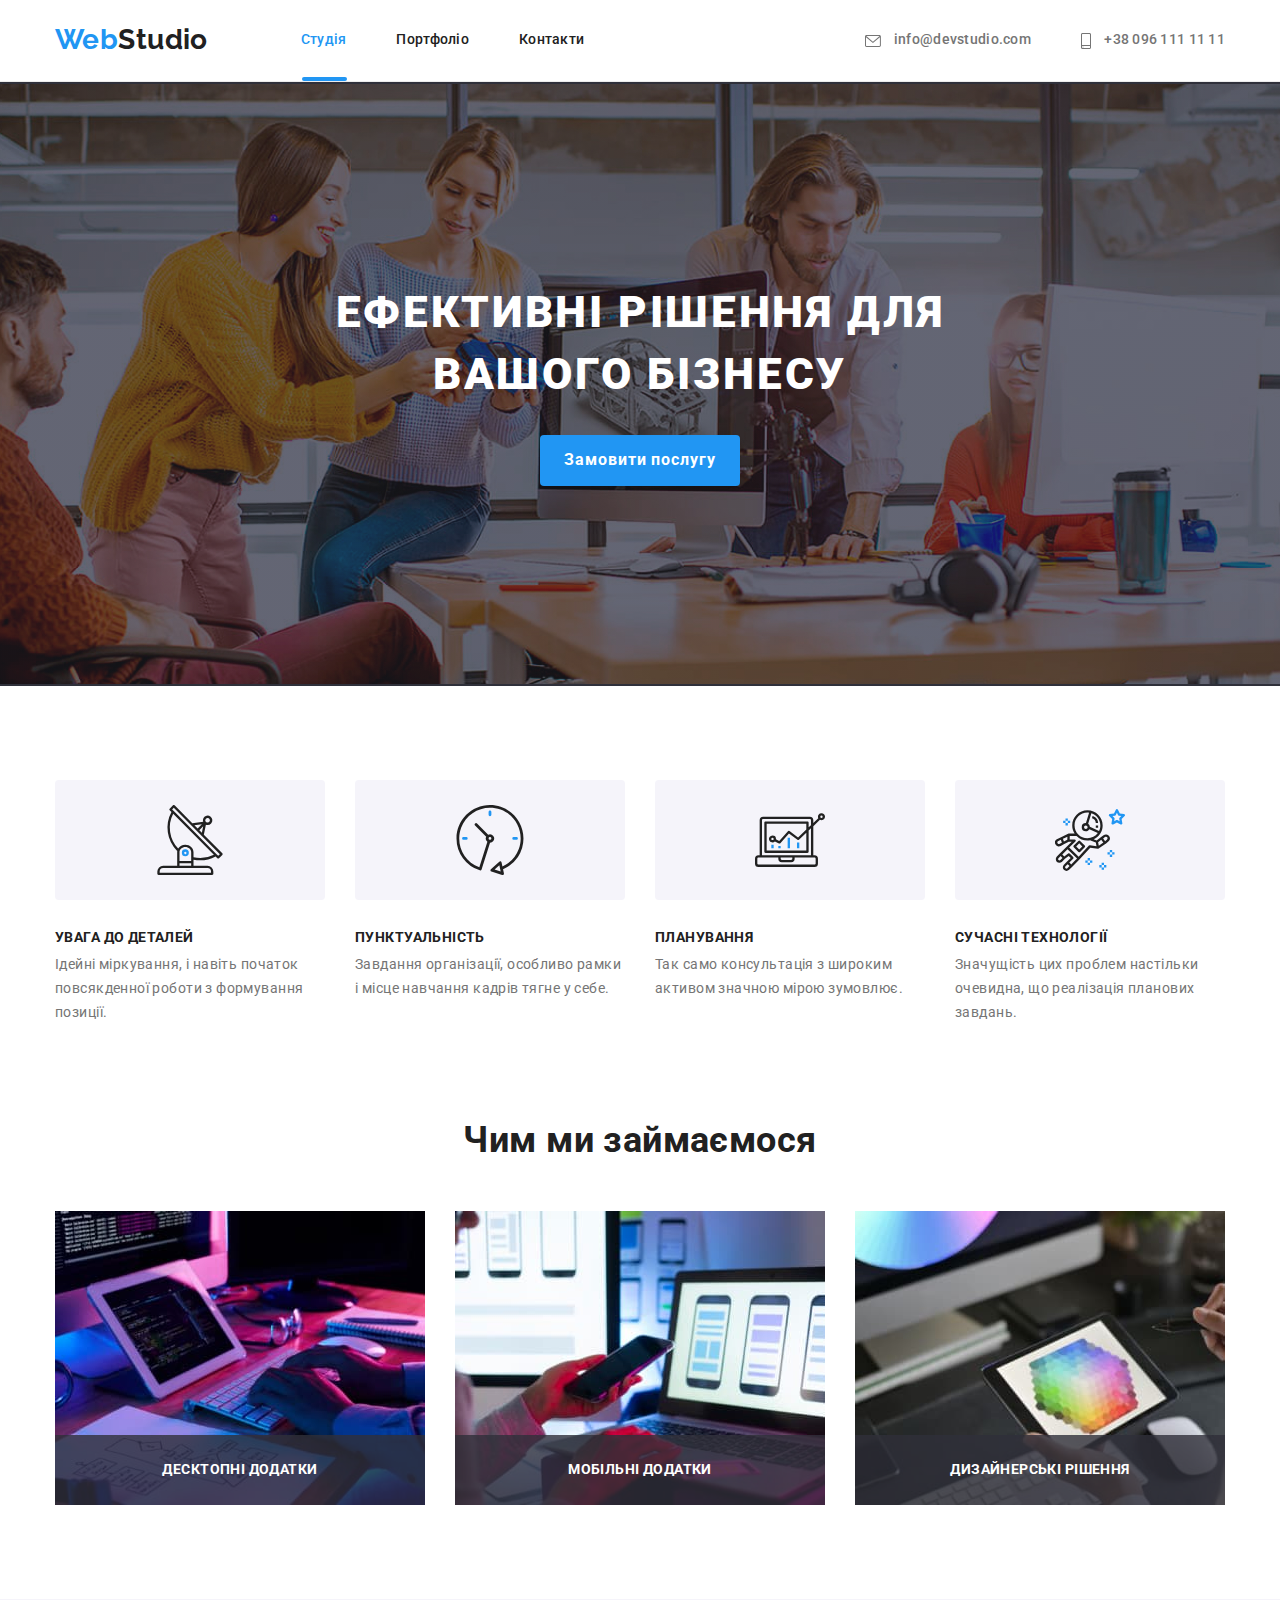
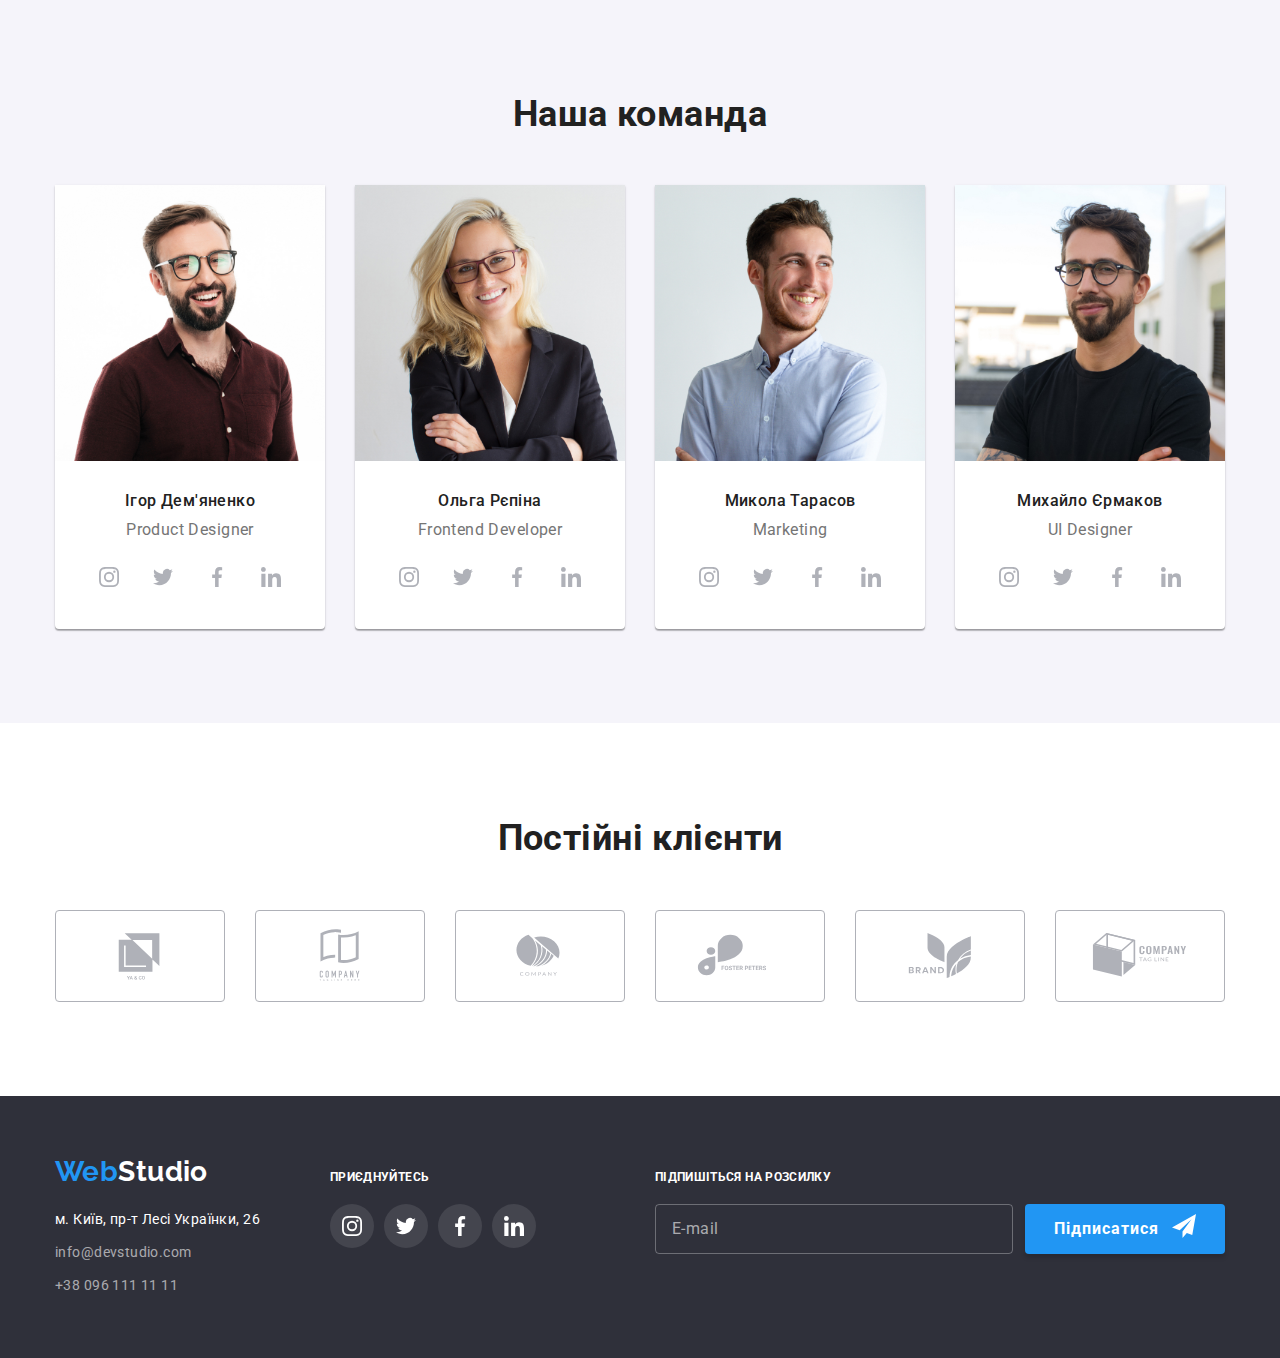
<file: index.html>
<!DOCTYPE html>
<html lang="uk">
  <head>
    <meta charset="UTF-8" />
    <meta name="viewport" content="width=device-width, initial-scale=1.0" />
    <title>home_work_#8 &#127801;</title>
    <link rel="preconnect" href="https://fonts.googleapis.com" />
    <link rel="preconnect" href="https://fonts.gstatic.com" crossorigin />
    <link
      href="https://fonts.googleapis.com/css2?family=Open+Sans&family=Raleway:wght@700&family=Roboto:wght@400;500;700;900&display=swap"
      rel="stylesheet"
    />
    <link
      rel="stylesheet"
      href="https://cdnjs.cloudflare.com/ajax/libs/modern-normalize/1.0.0/modern-normalize.min.css"
    />
    <link
      rel="stylesheet"
      href="https://cdnjs.cloudflare.com/ajax/libs/animate.css/4.1.1/animate.min.css"
    />
    <link rel="stylesheet" href="./css/main.min.css" />
  </head>

  <body>
    <header class="page-header">
      <div class="container header">
        <a class="logo" href="" target="_blank" rel="noopener"
          >Web<span>Studio</span></a
        >
        <nav class="navigation">
          <ul class="site-nav list">
            <li class="item">
              <a href="./index.html" class="nav-link current">Студія</a>
            </li>
            <li class="item">
              <a href="./portfolio.html" class="nav-link">Портфоліо</a>
            </li>
            <li class="item"><a href="#" class="nav-link">Контакти</a></li>
          </ul>
        </nav>
        <div class="contacts header">
          <a class="contacts-link" href="mailto:info@devstudio.com">
            <svg width="16" height="12" class="mail icon">
              <use href="./images/sprite.svg#icon-mail"></use>
            </svg>
            info@devstudio.com</a
          >
          <a class="contacts-link" href="tel:+380961111111">
            <svg width="10" height="16" class="smartphone icon">
              <use href="./images/sprite.svg#icon-smartphone"></use>
            </svg>
            +38 096 111 11 11
          </a>
        </div>
        <button type="button" class="menu-open" data-menu-open>
          <svg
            width="40"
            height="40"
            aria-label="перемикач меню"
            class="menu-icon"
          >
            <use class="icon-menu" href="./images/sprite.svg#icon-menu"></use>
          </svg>
        </button>
      </div>
      <div class="mob-menu is-hidden" data-menu>
        <button type="button" class="menu-close" data-menu-close>
          <svg
            width="40"
            height="40"
            aria-label="перемикач меню"
            class="menu-icon"
          >
            <use
              class="icon-close-menu"
              href="./images/sprite.svg#icon-close-m"
            ></use>
          </svg>
        </button>
        <nav class="nav-mob">
          <ul class="nav-list">
            <li class="nav-list__item">
              <a href="./index.html" class="nav-list__link">Студія</a>
            </li>
            <li class="nav-list__item">
              <a href="./portfolio.html" class="nav-list__link">Портфоліо</a>
            </li>
            <li class="nav-list__item">
              <a href="#" class="nav-list__link">Контакти</a>
            </li>
          </ul>
        </nav>
        <div class="container-mob">
          <div class="contacts-mob">
            <a class="contacts-mob__link tel" href="tel:+380961111111">
              +38 096 111 11 11
            </a>
            <a class="contacts-mob__link" href="mailto:info@devstudio.com">
              info@devstudio.com</a
            >
          </div>
          <div class="social-net-menu">
            <ul class="social-net-menu__list">
              <li class="social-net-menu__link">
                <a class="social-net-menu__item" href="#"> Instagram </a>
              </li>
              <li class="social-net-menu__link">
                <a class="social-net-menu__item" href="#"> Twitter </a>
              </li>
              <li class="social-net-menu__link">
                <a class="social-net-menu__item" href="#"> Facebook </a>
              </li>
              <li class="social-net-menu__link">
                <a class="social-net-menu__item" href="#"> LinkedIn </a>
              </li>
            </ul>
          </div>
        </div>
      </div>
    </header>
    <main>
      <section class="hero">
        <div class="hero__container container">
          <h1 class="hero__title">Ефективні рішення для вашого бізнесу</h1>
          <button class="hero__btn btn" type="button" data-modal-open>
            Замовити послугу
          </button>
        </div>
      </section>

      <section class="feature section">
        <div class="container">
          <h2 class="section-title visually-hidden">Переваги</h2>
          <ul class="feature__list gap-list">
            <li class="feature__item icon-antenna">
              <h3 class="feature__title">УВАГА ДО ДЕТАЛЕЙ</h3>
              <p class="feature__text">
                Ідейні міркування, і навіть початок повсякденної роботи з
                формування позиції.
              </p>
            </li>
            <li class="feature__item icon-clock">
              <h3 class="feature__title">ПУНКТУАЛЬНІСТЬ</h3>
              <p class="feature__text">
                Завдання організації, особливо рамки і місце навчання кадрів
                тягне у себе.
              </p>
            </li>
            <li class="feature__item icon-diagram">
              <h3 class="feature__title">ПЛАНУВАННЯ</h3>
              <p class="feature__text">
                Так само консультація з широким активом значною мірою зумовлює.
              </p>
            </li>
            <li class="feature__item icon-astronaut">
              <h3 class="feature__title">СУЧАСНІ ТЕХНОЛОГІЇ</h3>
              <p class="feature__text">
                Значущість цих проблем настільки очевидна, що реалізація
                планових завдань.
              </p>
            </li>
          </ul>
        </div>
      </section>
      <section class="work section">
        <div class="container">
          <h2 class="work__title section-title">Чим ми займаємося</h2>
          <ul class="work__list gap-list">
            <li class="work__item">
              <img
                srcset="
                  ./images/cont/work-1.jpg    1x,
                  ./images/cont/work-1-2x.jpg 2x
                "
                src="./images/cont/work-1.jpg"
                alt="комп'ютер"
              />
              <div class="work__text-position">
                <p>Десктопні додатки</p>
              </div>
            </li>
            <li class="work__item">
              <img
                srcset="
                  ./images/cont/work-2.jpg    1x,
                  ./images/cont/work-2-2x.jpg 2x
                "
                src="./images/cont/work-2.jpg"
                alt="комп'ютер"
              />
              <div class="work__text-position">
                <p>Мобільні додатки</p>
              </div>
            </li>
            <li class="work__item">
              <img
                srcset="
                  ./images/cont/work-3.jpg    1x,
                  ./images/cont/work-3-2x.jpg 2x
                "
                src="./images/cont/work-3.jpg"
                alt="комп'ютер"
              />
              <div class="work__text-position">
                <p>Дизайнерські рішення</p>
              </div>
            </li>
          </ul>
        </div>
      </section>
      <section class="team section">
        <div class="container">
          <h2 class="section-title">Наша команда</h2>
          <ul class="team__list gap-list">
            <li class="team__item">
              <img
                srcset="
                  ./images/cont/team-1-mob.jpg     450w,
                  ./images/cont/team-1-mob-2x.jpg  900w,
                  ./images/cont/team-1-tab.jpg     354w,
                  ./images/cont/team-1-tab-2x.jpg  708w,
                  ./images/cont/team-1-desk.jpg    270w,
                  ./images/cont/team-1-desk-2x.jpg 540w
                "
                src="./images/cont/team-1-mob.jpg "
                alt="photo"
              />
              <div class="team__text">
                <h3 class="team__name">Ігор Дем'яненко</h3>
                <p class="team__profession">Product Designer</p>
              </div>
              <div class="social-networks team__social">
                <ul class="social-networks-list">
                  <li class="social-networks link">
                    <a class="social-networks-item" href="#">
                      <svg width="20" height="20" class="social-icon icon-net">
                        <use href="./images/sprite.svg#icon-instagram"></use>
                      </svg>
                    </a>
                  </li>
                  <li class="social-networks link">
                    <a class="social-networks-item" href="#">
                      <svg width="20" height="20" class="social-icon icon-net">
                        <use href="./images/sprite.svg#icon-twitter"></use>
                      </svg>
                    </a>
                  </li>
                  <li class="social-networks link">
                    <a class="social-networks-item" href="#">
                      <svg width="20" height="20" class="social-icon icon-net">
                        <use href="./images/sprite.svg#icon-facebook"></use>
                      </svg>
                    </a>
                  </li>
                  <li class="social-networks link">
                    <a class="social-networks-item" href="#">
                      <svg width="20" height="20" class="social-icon icon-net">
                        <use href="./images/sprite.svg#icon-linkedin"></use>
                      </svg>
                    </a>
                  </li>
                </ul>
              </div>
            </li>
            <li class="team__item">
              <img
                srcset="
                  ./images/cont/team-2-mob.jpg     450w,
                  ./images/cont/team-2-mob-2x.jpg  900w,
                  ./images/cont/team-2-tab.jpg     354w,
                  ./images/cont/team-2-tab-2x.jpg  708w,
                  ./images/cont/team-2-desk.jpg    270w,
                  ./images/cont/team-2-desk-2x.jpg 540w
                "
                src="./images/cont/team-2-mob.jpg "
                alt="photo"
              />
              <div class="team__text">
                <h3 class="team__name">Ольга Рєпіна</h3>
                <p class="team__profession">Frontend Developer</p>
              </div>
              <div class="social-networks team__social">
                <ul class="social-networks-list">
                  <li class="social-networks link">
                    <a class="social-networks-item" href="#">
                      <svg width="20" height="20" class="social-icon icon-net">
                        <use href="./images/sprite.svg#icon-instagram"></use>
                      </svg>
                    </a>
                  </li>
                  <li class="social-networks link">
                    <a class="social-networks-item" href="#">
                      <svg width="20" height="20" class="social-icon icon-net">
                        <use href="./images/sprite.svg#icon-twitter"></use>
                      </svg>
                    </a>
                  </li>
                  <li class="social-networks link">
                    <a class="social-networks-item" href="#">
                      <svg width="20" height="20" class="social-icon icon-net">
                        <use href="./images/sprite.svg#icon-facebook"></use>
                      </svg>
                    </a>
                  </li>
                  <li class="social-networks link">
                    <a class="social-networks-item" href="#">
                      <svg width="20" height="20" class="social-icon icon-net">
                        <use href="./images/sprite.svg#icon-linkedin"></use>
                      </svg>
                    </a>
                  </li>
                </ul>
              </div>
            </li>
            <li class="team__item">
              <img
                srcset="
                  ./images/cont/team-3-mob.jpg     450w,
                  ./images/cont/team-3-mob-2x.jpg  900w,
                  ./images/cont/team-3-tab.jpg     354w,
                  ./images/cont/team-3-tab-2x.jpg  708w,
                  ./images/cont/team-3-desk.jpg    270w,
                  ./images/cont/team-3-desk-2x.jpg 540w
                "
                src="./images/cont/team-3-mob.jpg "
                alt="photo"
              />
              <div class="team__text">
                <h3 class="team__name">Микола Тарасов</h3>
                <p class="team__profession">Marketing</p>
              </div>
              <div class="social-networks team__social">
                <ul class="social-networks-list">
                  <li class="social-networks link">
                    <a class="social-networks-item" href="#">
                      <svg width="20" height="20" class="social-icon icon-net">
                        <use href="./images/sprite.svg#icon-instagram"></use>
                      </svg>
                    </a>
                  </li>
                  <li class="social-networks link">
                    <a class="social-networks-item" href="#">
                      <svg width="20" height="20" class="social-icon icon-net">
                        <use href="./images/sprite.svg#icon-twitter"></use>
                      </svg>
                    </a>
                  </li>
                  <li class="social-networks link">
                    <a class="social-networks-item" href="#">
                      <svg width="20" height="20" class="social-icon icon-net">
                        <use href="./images/sprite.svg#icon-facebook"></use>
                      </svg>
                    </a>
                  </li>
                  <li class="social-networks link">
                    <a class="social-networks-item" href="#">
                      <svg width="20" height="20" class="social-icon icon-net">
                        <use href="./images/sprite.svg#icon-linkedin"></use>
                      </svg>
                    </a>
                  </li>
                </ul>
              </div>
            </li>
            <li class="team__item">
              <img
                srcset="
                  ./images/cont/team-4-mob.jpg     450w,
                  ./images/cont/team-4-mob-2x.jpg  900w,
                  ./images/cont/team-4-tab.jpg     354w,
                  ./images/cont/team-4-tab-2x.jpg  708w,
                  ./images/cont/team-4-desk.jpg    270w,
                  ./images/cont/team-4-desk-2x.jpg 540w
                "
                src="./images/cont/team-4-mob.jpg "
                alt="photo"
              />
              <div class="team__text">
                <h3 class="team__name">Михайло Єрмаков</h3>
                <p class="team__profession">UI Designer</p>
              </div>
              <div class="social-networks team__social">
                <ul class="social-networks-list">
                  <li class="social-networks link">
                    <a class="social-networks-item" href="#">
                      <svg width="20" height="20" class="social-icon icon-net">
                        <use href="./images/sprite.svg#icon-instagram"></use>
                      </svg>
                    </a>
                  </li>
                  <li class="social-networks link">
                    <a class="social-networks-item" href="#">
                      <svg width="20" height="20" class="social-icon icon-net">
                        <use href="./images/sprite.svg#icon-twitter"></use>
                      </svg>
                    </a>
                  </li>
                  <li class="social-networks link">
                    <a class="social-networks-item" href="#">
                      <svg width="20" height="20" class="social-icon icon-net">
                        <use href="./images/sprite.svg#icon-facebook"></use>
                      </svg>
                    </a>
                  </li>
                  <li class="social-networks link">
                    <a class="social-networks-item" href="#">
                      <svg width="20" height="20" class="social-icon icon-net">
                        <use href="./images/sprite.svg#icon-linkedin"></use>
                      </svg>
                    </a>
                  </li>
                </ul>
              </div>
            </li>
          </ul>
        </div>
      </section>
      <section class="clients section">
        <div class="clients container">
          <h4 class="section-title">Постійні клієнти</h4>
          <ul class="clients-list gap-list">
            <li class="clients-list__element">
              <a class="clients-list__item" href="#">
                <svg
                  width="106"
                  height="60"
                  class="logo1 logo-clients icon-net"
                >
                  <use href="./images/sprite.svg#icon-logo1"></use>
                </svg>
              </a>
            </li>
            <li class="clients-list__element">
              <a class="clients-list__item" href="#">
                <svg
                  width="106"
                  height="60"
                  class="logo2 logo-clients icon-net"
                >
                  <use href="./images/sprite.svg#icon-logo2"></use>
                </svg>
              </a>
            </li>
            <li class="clients-list__element">
              <a class="clients-list__item" href="#">
                <svg
                  width="106"
                  height="60"
                  class="logo3 logo-clients icon-net"
                >
                  <use href="./images/sprite.svg#icon-logo3"></use>
                </svg>
              </a>
            </li>
            <li class="clients-list__element">
              <a class="clients-list__item" href="#">
                <svg
                  width="106"
                  height="60"
                  class="logo4 logo-clients icon-net"
                >
                  <use href="./images/sprite.svg#icon-logo4"></use>
                </svg>
              </a>
            </li>
            <li class="clients-list__element">
              <a class="clients-list__item" href="#">
                <svg
                  width="106"
                  height="60"
                  class="logo5 logo-clients icon-net"
                >
                  <use href="./images/sprite.svg#icon-logo5"></use>
                </svg>
              </a>
            </li>
            <li class="clients-list__element">
              <a class="clients-list__item" href="#">
                <svg
                  width="106"
                  height="60"
                  class="logo6 logo-clients icon-net"
                >
                  <use href="./images/sprite.svg#icon-logo6"></use>
                </svg>
              </a>
            </li>
          </ul>
        </div>
      </section>
    </main>
    <footer>
      <section class="section-footer">
        <div class="container footer">
          <div class="add-flex">
            <div class="address-footer">
              <a class="logo footer" href="" target="_blank" rel="noopener"
                >Web<span class="accent">Studio</span></a
              >
              <address class="address-nav">
                <ul class="contacts footer list">
                  <li>
                    <a
                      class="address"
                      href="https://goo.gl/maps/eaGSz34SgQG6PCbu6"
                      rel="noopener, nofollow, noreferrer"
                      target="_blank"
                      >м. Київ, пр-т Лесі Українки, 26</a
                    >
                  </li>
                  <li>
                    <a
                      class="contacts-link-footer link"
                      href="mailto:info@devstudio.com"
                      >info@devstudio.com</a
                    >
                  </li>
                  <li>
                    <a
                      class="contacts-link-footer link"
                      href="tel:+380961111111"
                      >+38 096 111 11 11</a
                    >
                  </li>
                </ul>
              </address>
            </div>
            <div class="social-networks-footer">
              <h5 class="social-networks-footer-title">приєднуйтесь</h5>
              <div class="social-networks">
                <ul class="social-networks-list">
                  <li class="social-networks link">
                    <a class="social-networks-item footer-item" href="#">
                      <svg width="20" height="20" class="instagram icon-net">
                        <use href="./images/sprite.svg#icon-instagram"></use>
                      </svg>
                    </a>
                  </li>
                  <li class="social-networks link">
                    <a class="social-networks-item footer-item" href="#">
                      <svg width="20" height="20" class="twitter icon-net">
                        <use href="./images/sprite.svg#icon-twitter"></use>
                      </svg>
                    </a>
                  </li>
                  <li class="social-networks link">
                    <a class="social-networks-item footer-item" href="#">
                      <svg width="20" height="20" class="facebook icon-net">
                        <use href="./images/sprite.svg#icon-facebook"></use>
                      </svg>
                    </a>
                  </li>
                  <li class="social-networks link">
                    <a class="social-networks-item footer-item" href="#">
                      <svg width="20" height="20" class="linkedin icon-net">
                        <use href="./images/sprite.svg#icon-linkedin"></use>
                      </svg>
                    </a>
                  </li>
                </ul>
              </div>
            </div>
          </div>
          <div class="mailing-block">
            <h5 class="social-networks-footer-title">
              Підпишіться на розсилку
            </h5>
            <form action="#" class="input-block">
              <div class="mailing-input-block">
                <label for="mailing-input"></label>
                <input
                  id="mailing-input"
                  type="text"
                  class="mailing-input"
                  placeholder="E-mail"
                />
              </div>

              <button type="submit" class="btn btn-footer">
                Підписатися
                <svg width="24" height="24" class="icon-mailing">
                  <use href="./images/sprite.svg#icon-send"></use>
                </svg>
              </button>
            </form>
          </div>
        </div>
      </section>
    </footer>
    <div class="backdrop is-hidden" data-modal>
      <div class="modal">
        <button class="button-x" data-modal-close>
          <svg width="18" height="18" class="button-img">
            <use href="./images/sprite.svg#icon-close"></use>
          </svg>
        </button>
        <p class="modal-title">Залиште свої дані, ми вам передзвонимо</p>
        <form action="#" class="modal-form">
          <div class="modal-fild">
            <label for="user-name">Ім'я</label>
            <div class="input-wrap">
              <input
                id="user-name"
                type="text"
                class="modal-input name-input"
                name="user-name"
                aria-label="ім'я"
              />
              <svg class="input-icon" width="18" height="18">
                <use href="./images/sprite.svg#icon-person"></use>
              </svg>
            </div>
          </div>
          <div class="modal-fild">
            <label for="user-tel">Телефон</label>
            <div class="input-wrap">
              <input
                id="user-tel"
                type="tel"
                class="modal-input tel"
                name="user-tel"
                aria-label="телефон"
              />
              <svg class="input-icon" width="18" height="18">
                <use href="./images/sprite.svg#icon-phone"></use>
              </svg>
            </div>
          </div>
          <div class="modal-fild">
            <label for="user-email">Пошта</label>
            <div class="input-wrap">
              <input
                id="user-email"
                type="email"
                class="modal-input email"
                name="user-email"
                aria-label="пошта"
              />
              <svg class="input-icon" width="18" height="18">
                <use href="./images/sprite.svg#icon-email"></use>
              </svg>
            </div>
          </div>
          <div class="modal-fild">
            <label for="user-text">Коментар</label>
            <textarea
              id="user-text"
              type="text"
              class="modal-input text"
              name="user-text"
              placeholder="Введіть текст"
            ></textarea>
          </div>
          <div class="modal-fild fild">
            <div class="input-wrap">
              <input
                id="privacy"
                type="checkbox"
                class="input-check"
                name="privacy"
                value="true"
              />
              <label for="privacy" class="check-text">
                <span class="check-icon-icon">
                  <svg class="check-icon" width="16" height="15">
                    <use href="./images/sprite.svg#icon-check"></use>
                  </svg>
                </span>
                <div class="wrap-check">
                  Погоджуюся з розсилкою та приймаю
                  <a href="#">Умови договору</a>
                </div>
              </label>
            </div>
          </div>
          <button class="btn btn-modal" type="submit">Відправити</button>
        </form>
      </div>
    </div>
    <script src="./js/modal.js"></script>
    <script src="./js/menu.js"></script>
  </body>
</html>
</file>
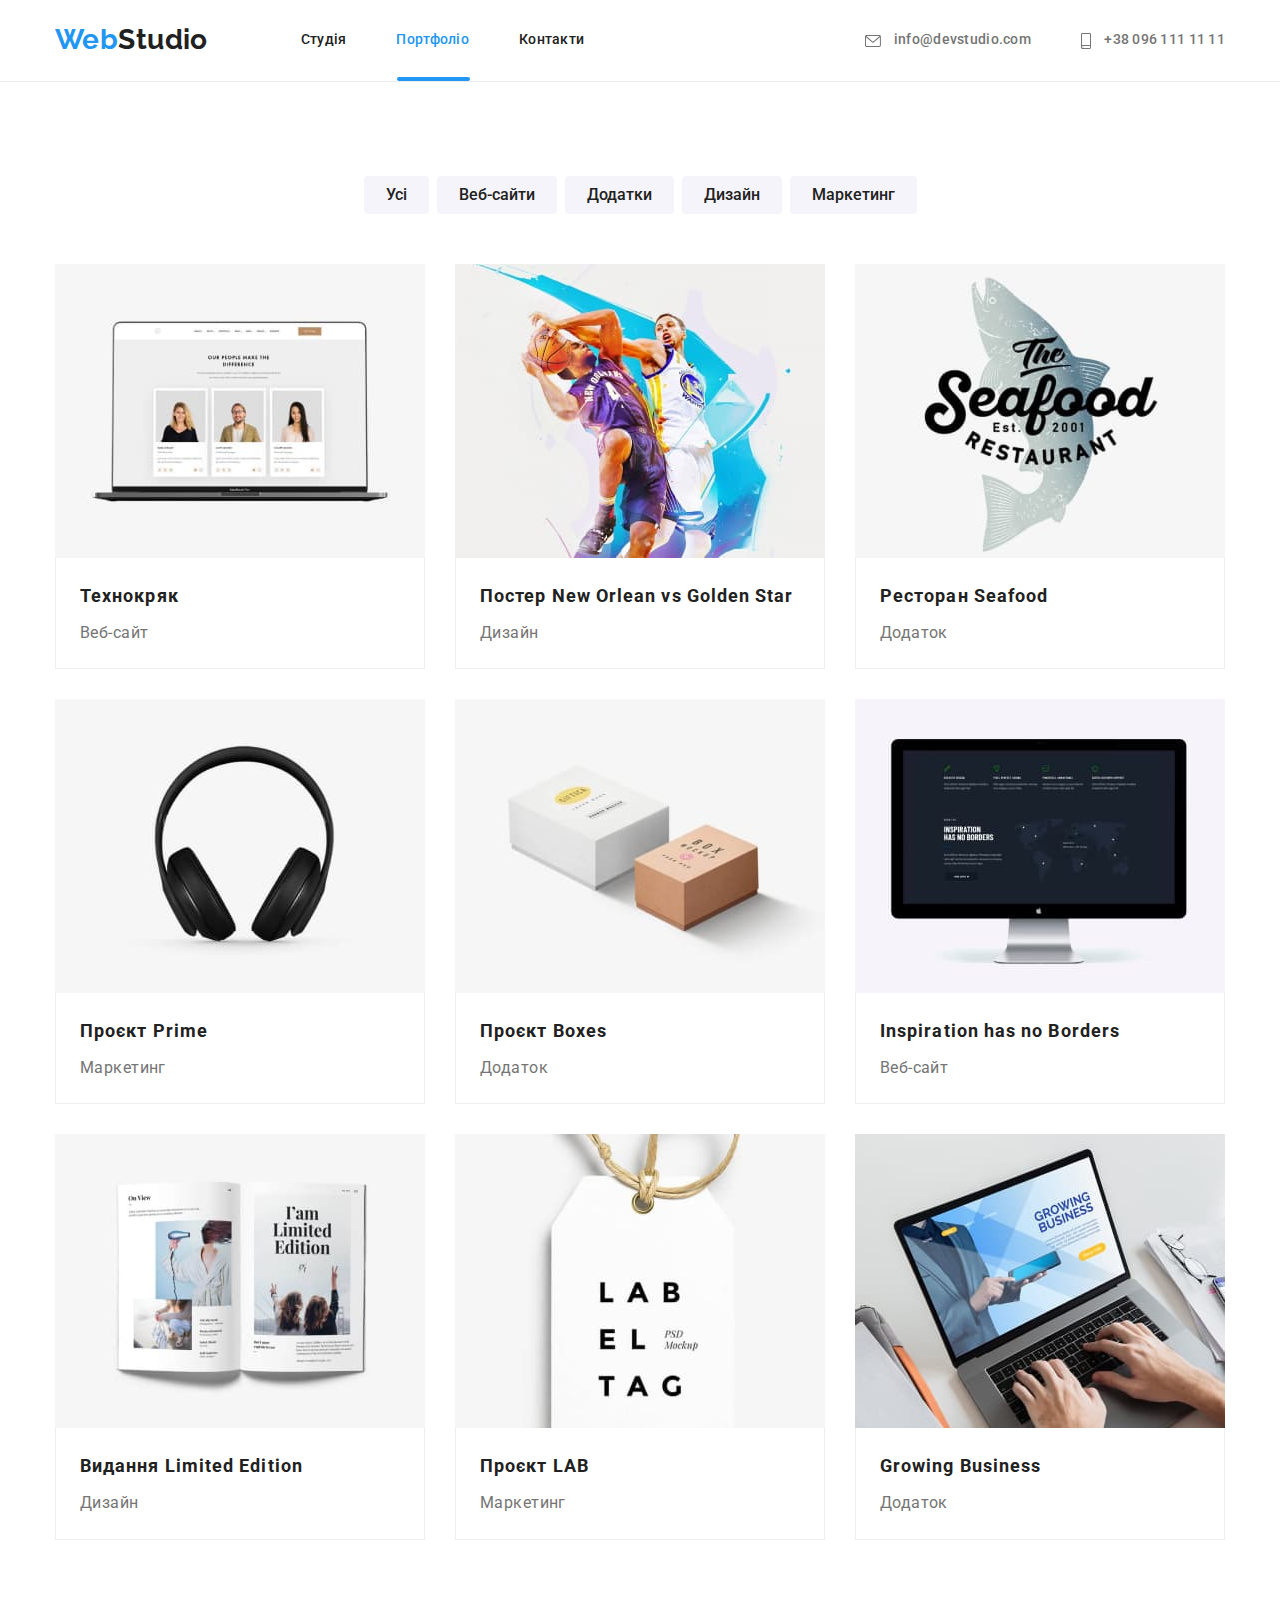
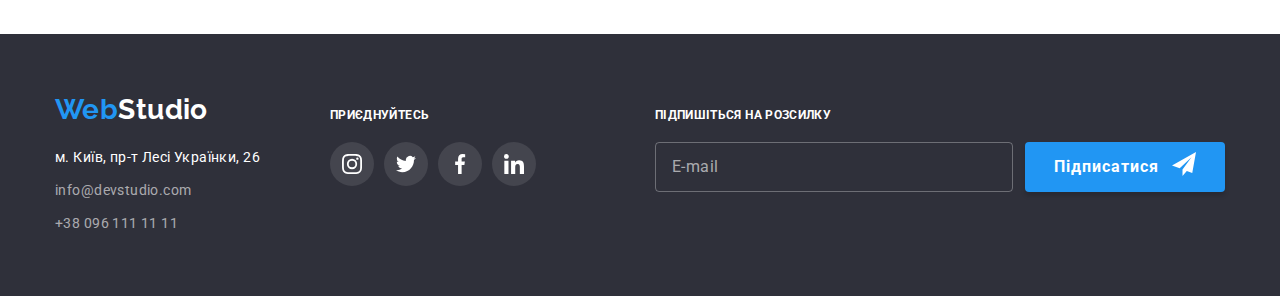
<file: portfolio.html>
<!DOCTYPE html>
<html lang="uk">
  <head>
    <meta charset="UTF-8" />
    <meta name="viewport" content="width=device-width, initial-scale=1.0" />
    <title>home_work_#8 &#127801;</title>
    <link rel="preconnect" href="https://fonts.googleapis.com" />
    <link rel="preconnect" href="https://fonts.gstatic.com" crossorigin />
    <link
      href="https://fonts.googleapis.com/css2?family=Open+Sans&family=Raleway:wght@700&family=Roboto:wght@400;500;700;900&display=swap"
      rel="stylesheet"
    />
    <link
      rel="stylesheet"
      href="https://cdnjs.cloudflare.com/ajax/libs/modern-normalize/1.0.0/modern-normalize.min.css"
    />
    <link rel="stylesheet" href="./css/main.min.css" />
  </head>

  <body>
    <header class="page-header">
      <div class="container header">
        <a class="logo" href="" target="_blank" rel="noopener"
          >Web<span>Studio</span></a
        >
        <nav class="navigation">
          <ul class="site-nav list">
            <li class="item">
              <a href="./index.html" class="nav-link">Студія</a>
            </li>
            <li class="item">
              <a href="./portfolio.html" class="nav-link current">Портфоліо</a>
            </li>
            <li class="item"><a href="#" class="nav-link">Контакти</a></li>
          </ul>
        </nav>
        <div class="contacts header">
          <a class="contacts-link" href="mailto:info@devstudio.com">
            <svg width="16" height="12" class="mail icon">
              <use href="./images/sprite.svg#icon-mail"></use>
            </svg>
            info@devstudio.com</a
          >
          <a class="contacts-link" href="tel:+380961111111">
            <svg width="10" height="16" class="smartphone icon">
              <use href="./images/sprite.svg#icon-smartphone"></use>
            </svg>
            +38 096 111 11 11
          </a>
        </div>
        <button type="button" class="menu-open" data-menu-open>
          <svg
            width="40"
            height="40"
            aria-label="перемикач меню"
            class="menu-icon"
          >
            <use class="icon-menu" href="./images/sprite.svg#icon-menu"></use>
          </svg>
        </button>
      </div>
      <div class="mob-menu is-hidden" data-menu>
        <button type="button" class="menu-close" data-menu-close>
          <svg
            width="40"
            height="40"
            aria-label="перемикач меню"
            class="menu-icon"
          >
            <use
              class="icon-close-menu"
              href="./images/sprite.svg#icon-close-m"
            ></use>
          </svg>
        </button>
        <nav class="nav-mob">
          <ul class="nav-list">
            <li class="nav-list__item">
              <a href="./index.html" class="nav-list__link">Студія</a>
            </li>
            <li class="nav-list__item">
              <a href="./portfolio.html" class="nav-list__link">Портфоліо</a>
            </li>
            <li class="nav-list__item">
              <a href="#" class="nav-list__link">Контакти</a>
            </li>
          </ul>
        </nav>
        <div class="container-mob">
          <div class="contacts-mob">
            <a class="contacts-mob__link tel" href="tel:+380961111111">
              +38 096 111 11 11
            </a>
            <a class="contacts-mob__link" href="mailto:info@devstudio.com">
              info@devstudio.com</a
            >
          </div>
          <div class="social-net-menu">
            <ul class="social-net-menu__list">
              <li class="social-net-menu__link">
                <a class="social-net-menu__item" href="#"> Instagram </a>
              </li>
              <li class="social-net-menu__link">
                <a class="social-net-menu__item" href="#"> Twitter </a>
              </li>
              <li class="social-net-menu__link">
                <a class="social-net-menu__item" href="#"> Facebook </a>
              </li>
              <li class="social-net-menu__link">
                <a class="social-net-menu__item" href="#"> LinkedIn </a>
              </li>
            </ul>
          </div>
        </div>
      </div>
    </header>
    <main>
      <section class="section">
        <div class="container">
          <h1 class="portfolio-title visually-hidden">Портфоліо</h1>
          <ul class="portfolio-nav list">
            <li><button class="portfolio-button" type="button">Усі</button></li>
            <li>
              <button class="portfolio-button" type="button">Веб-сайти</button>
            </li>
            <li>
              <button class="portfolio-button" type="button">Додатки</button>
            </li>
            <li>
              <button class="portfolio-button" type="button">Дизайн</button>
            </li>
            <li>
              <button class="portfolio-button" type="button">Маркетинг</button>
            </li>
          </ul>
          <ul class="portfolio-list list">
            <li class="element-portfolio">
              <a class="element-portfolio-item" href="#"
                ><div class="img-position-portfolio">
                  <img
                    src="./images/portfolio1.jpg"
                    alt="Приклад веб-сайту"
                    width="370"
                    height="294"
                  />
                  <p class="text-position-portfolio">
                    Ресурс пропонує комплексні пропозиції з різним рівнем
                    функціоналу та сервісів. Все це дозволить відвідувачу
                    отримати вичерпні відомості про компанію чи приватну особу.
                  </p>
                </div>
                <div class="border-portfolio">
                  <h2 class="portfolio-title">Технокряк</h2>
                  <p class="portfolio-text">Веб-сайт</p>
                </div>
              </a>
            </li>
            <li class="element-portfolio">
              <a class="element-portfolio-item" href="#"
                ><div class="img-position-portfolio">
                  <img
                    src="./images/portfolio2.jpg"
                    alt="Приклад дизайну"
                    width="370"
                    height="294"
                  />
                  <p class="text-position-portfolio">
                    Ресурс пропонує комплексні пропозиції з різним рівнем
                    функціоналу та сервісів. Все це дозволить відвідувачу
                    отримати вичерпні відомості про компанію чи приватну особу.
                  </p>
                </div>
                <div class="border-portfolio">
                  <h2 class="portfolio-title">
                    Постер New Orlean vs Golden Star
                  </h2>
                  <p class="portfolio-text">Дизайн</p>
                </div>
              </a>
            </li>
            <li class="element-portfolio">
              <a class="element-portfolio-item" href="#"
                ><div class="img-position-portfolio">
                  <img
                    src="./images/portfolio3.jpg"
                    alt="Приклад додатку"
                    width="370"
                    height="294"
                  />
                  <p class="text-position-portfolio">
                    Ресурс пропонує комплексні пропозиції з різним рівнем
                    функціоналу та сервісів. Все це дозволить відвідувачу
                    отримати вичерпні відомості про компанію чи приватну особу.
                  </p>
                </div>
                <div class="border-portfolio">
                  <h2 class="portfolio-title">Ресторан Seafood</h2>
                  <p class="portfolio-text">Додаток</p>
                </div>
              </a>
            </li>
            <li class="element-portfolio">
              <a class="element-portfolio-item" href="#"
                ><div class="img-position-portfolio">
                  <img
                    src="./images/portfolio4.jpg"
                    alt="Приклад маркетингу"
                    width="370"
                    height="294"
                  />
                  <p class="text-position-portfolio">
                    Ресурс пропонує комплексні пропозиції з різним рівнем
                    функціоналу та сервісів. Все це дозволить відвідувачу
                    отримати вичерпні відомості про компанію чи приватну особу.
                  </p>
                </div>
                <div class="border-portfolio">
                  <h2 class="portfolio-title">Проєкт Prime</h2>
                  <p class="portfolio-text">Маркетинг</p>
                </div>
              </a>
            </li>
            <li class="element-portfolio">
              <a class="element-portfolio-item" href="#"
                ><div class="img-position-portfolio">
                  <img
                    src="./images/portfolio5.jpg"
                    alt="Приклад додатку"
                    width="370"
                    height="294"
                  />
                  <p class="text-position-portfolio">
                    Ресурс пропонує комплексні пропозиції з різним рівнем
                    функціоналу та сервісів. Все це дозволить відвідувачу
                    отримати вичерпні відомості про компанію чи приватну особу.
                  </p>
                </div>
                <div class="border-portfolio">
                  <h2 class="portfolio-title">Проєкт Boxes</h2>
                  <p class="portfolio-text">Додаток</p>
                </div>
              </a>
            </li>
            <li class="element-portfolio">
              <a class="element-portfolio-item" href="#"
                ><div class="img-position-portfolio">
                  <img
                    src="./images/portfolio6.jpg"
                    alt="Приклад веб-сайту"
                    width="370"
                    height="294"
                  />
                  <p class="text-position-portfolio">
                    Ресурс пропонує комплексні пропозиції з різним рівнем
                    функціоналу та сервісів. Все це дозволить відвідувачу
                    отримати вичерпні відомості про компанію чи приватну особу.
                  </p>
                </div>
                <div class="border-portfolio">
                  <h2 class="portfolio-title">Inspiration has no Borders</h2>
                  <p class="portfolio-text">Веб-сайт</p>
                </div>
              </a>
            </li>
            <li class="element-portfolio">
              <a class="element-portfolio-item" href="#"
                ><div class="img-position-portfolio">
                  <img
                    src="./images/portfolio7.jpg"
                    alt="Приклад дизайну"
                    width="370"
                    height="294"
                  />
                  <p class="text-position-portfolio">
                    Ресурс пропонує комплексні пропозиції з різним рівнем
                    функціоналу та сервісів. Все це дозволить відвідувачу
                    отримати вичерпні відомості про компанію чи приватну особу.
                  </p>
                </div>
                <div class="border-portfolio">
                  <h2 class="portfolio-title">Видання Limited Edition</h2>
                  <p class="portfolio-text">Дизайн</p>
                </div>
              </a>
            </li>
            <li class="element-portfolio">
              <a class="element-portfolio-item" href="#"
                ><div class="img-position-portfolio">
                  <img
                    src="./images/portfolio8.jpg"
                    alt="Приклад маркетингу"
                    width="370"
                    height="294"
                  />
                  <p class="text-position-portfolio">
                    Ресурс пропонує комплексні пропозиції з різним рівнем
                    функціоналу та сервісів. Все це дозволить відвідувачу
                    отримати вичерпні відомості про компанію чи приватну особу.
                  </p>
                </div>
                <div class="border-portfolio">
                  <h2 class="portfolio-title">Проєкт LAB</h2>
                  <p class="portfolio-text">Маркетинг</p>
                </div>
              </a>
            </li>
            <li class="element-portfolio">
              <a class="element-portfolio-item" href="#"
                ><div class="img-position-portfolio">
                  <img
                    src="./images/portfolio9.jpg"
                    alt="Приклад додатку"
                    width="370"
                    height="294"
                  />
                  <p class="text-position-portfolio">
                    Ресурс пропонує комплексні пропозиції з різним рівнем
                    функціоналу та сервісів. Все це дозволить відвідувачу
                    отримати вичерпні відомості про компанію чи приватну особу.
                  </p>
                </div>
                <div class="border-portfolio">
                  <h2 class="portfolio-title">Growing Business</h2>
                  <p class="portfolio-text">Додаток</p>
                </div>
              </a>
            </li>
          </ul>
        </div>
      </section>
    </main>
    <footer>
      <section class="section-footer">
        <div class="container footer">
          <div class="add-flex">
            <div class="address-footer">
              <a class="logo footer" href="" target="_blank" rel="noopener"
                >Web<span class="accent">Studio</span></a
              >
              <address class="address-nav">
                <ul class="contacts footer list">
                  <li>
                    <a
                      class="address"
                      href="https://goo.gl/maps/eaGSz34SgQG6PCbu6"
                      rel="noopener, nofollow, noreferrer"
                      target="_blank"
                      >м. Київ, пр-т Лесі Українки, 26</a
                    >
                  </li>
                  <li>
                    <a
                      class="contacts-link-footer link"
                      href="mailto:info@devstudio.com"
                      >info@devstudio.com</a
                    >
                  </li>
                  <li>
                    <a
                      class="contacts-link-footer link"
                      href="tel:+380961111111"
                      >+38 096 111 11 11</a
                    >
                  </li>
                </ul>
              </address>
            </div>
            <div class="social-networks-footer">
              <h5 class="social-networks-footer-title">приєднуйтесь</h5>
              <div class="social-networks">
                <ul class="social-networks-list">
                  <li class="social-networks link">
                    <a class="social-networks-item footer-item" href="#">
                      <svg width="20" height="20" class="instagram icon-net">
                        <use href="./images/sprite.svg#icon-instagram"></use>
                      </svg>
                    </a>
                  </li>
                  <li class="social-networks link">
                    <a class="social-networks-item footer-item" href="#">
                      <svg width="20" height="20" class="twitter icon-net">
                        <use href="./images/sprite.svg#icon-twitter"></use>
                      </svg>
                    </a>
                  </li>
                  <li class="social-networks link">
                    <a class="social-networks-item footer-item" href="#">
                      <svg width="20" height="20" class="facebook icon-net">
                        <use href="./images/sprite.svg#icon-facebook"></use>
                      </svg>
                    </a>
                  </li>
                  <li class="social-networks link">
                    <a class="social-networks-item footer-item" href="#">
                      <svg width="20" height="20" class="linkedin icon-net">
                        <use href="./images/sprite.svg#icon-linkedin"></use>
                      </svg>
                    </a>
                  </li>
                </ul>
              </div>
            </div>
          </div>
          <div class="mailing-block">
            <h5 class="social-networks-footer-title">
              Підпишіться на розсилку
            </h5>
            <form action="#" class="input-block">
              <div class="mailing-input-block">
                <label for="mailing-input"></label>
                <input
                  id="mailing-input"
                  type="text"
                  class="mailing-input"
                  placeholder="E-mail"
                />
              </div>

              <button type="submit" class="btn btn-footer">
                Підписатися
                <svg width="24" height="24" class="icon-mailing">
                  <use href="./images/sprite.svg#icon-send"></use>
                </svg>
              </button>
            </form>
          </div>
        </div>
      </section>
    </footer>
    <script src="./js/menu.js"></script>
  </body>
</html>
</file>
<file: css/main.min.css>
:root{--primary-color: #ffffff;--accent-color: #2f303a;--accent-color2: #f5f4fa;--primary-text-color: #757575;--title-text-color: #212121;--accent-text-color: #2196f3;--accent-text-color2: #188ce8;--address-color: rgba(255, 255, 255, 0.6);--color-input: rgba(33, 33, 33, 0.2);--border-color: #eeeeee;--social-networks-icon: #afb1b8;--time: 250ms;--cubic: cubic-bezier(0.4, 0, 0.2, 1);--gradient: linear-gradient( to right, rgba(47, 48, 58, 0.4), rgba(47, 48, 58, 0.4) )}.visually-hidden{position:absolute;width:1px;height:1px;margin:-1px;border:0;padding:0;white-space:nowrap;-webkit-clip-path:inset(100%);clip-path:inset(100%);clip:rect(0 0 0 0);overflow:hidden}h1,h2,h3,h4,h5,h6,p{margin:0}ul,ol{margin:0;padding-left:0;list-style:none}img{display:block;max-width:100%;height:auto}input,textarea{padding:0}address{font-style:normal}button{cursor:pointer;font-family:inherit}a{text-decoration:none}body{color:var(--primary-text-color);background-color:var(--primary-color);font-family:Roboto,sans-serif;font-size:14px;letter-spacing:.03em}.no-scroll{overflow:hidden}.container{width:100%;padding-left:15px;padding-right:15px;margin:0 auto}@media screen and (min-width: 480px){.container{width:480px}}@media screen and (min-width: 768px){.container{width:768px}}@media screen and (min-width: 1200px){.container{width:1200px}}.section{padding-top:60px;padding-bottom:60px}@media screen and (min-width: 1200px){.section{padding-top:94px;padding-bottom:94px}}.section-title{margin-bottom:30px;color:var(--title-text-color);font-size:28px;line-height:1.17;text-align:center}@media screen and (min-width: 1200px){.section-title{margin-bottom:50px;font-size:36px}}.btn{min-width:200px;color:var(--primary-color);background-color:var(--accent-text-color);border:none;font-weight:700;font-size:16px;line-height:1.9;text-align:center;letter-spacing:.06em;box-shadow:0px 4px 4px rgba(0,0,0,.15);border-radius:4px;cursor:pointer;transition:background-color var(--time) var(--cubic)}.btn:hover,.btn:focus{background-color:var(--accent-text-color2);transition:background-color var(--time) var(--cubic)}.social-networks-list{width:100%;display:flex;gap:10px;justify-content:center;align-items:center}@media screen and (min-width: 1200px){.social-networks-list{padding-bottom:30px}}.social-networks-item{flex-basis:calc((100% - 30px)/4);width:44px;height:44px;display:flex;justify-content:center;align-items:center;border-radius:50%;color:var(--social-networks-icon);transition:background-color var(--time) var(--cubic),color var(--time) var(--cubic)}.social-networks-item:hover,.social-networks-item:focus{background-color:var(--accent-text-color);color:var(--primary-color);cursor:pointer;transition:background-color var(--time) var(--cubic),color var(--time) var(--cubic)}.icon-net{fill:currentColor}.backdrop{position:fixed;top:0;left:0;width:100%;height:100%;background-color:rgba(0,0,0,.2);transition:opacity 300ms linear,visibility 300ms linear;overflow-y:scroll}.is-hidden{visibility:hidden;opacity:0;pointer-events:none}.modal{position:relative;margin-top:10px;margin-left:auto;margin-right:auto;width:90%;min-height:609px;padding-top:30px;padding-bottom:30px;padding-left:15px;padding-right:15px;background-color:var(--primary-color);box-shadow:0px 1px 3px rgba(0,0,0,.12),0px 1px 1px rgba(0,0,0,.14),0px 2px 1px rgba(0,0,0,.2);border-radius:4px}@media screen and (min-width: 480px){.modal{position:absolute;top:50%;left:50%;width:450px;min-height:609px;padding-left:40px;padding-right:40px;padding-top:40px;padding-bottom:40px;transform:translate(-50%, -50%) scaleY(1)}}@media screen and (min-width: 1200px){.modal{width:528px;height:581px}}.modal-title{font-weight:700;font-size:20px;margin-bottom:12px;line-height:1.5;text-align:center;letter-spacing:.03em;color:var(--title-text-color)}@media screen and (min-width: 1200px){.modal-title{line-height:1.15}}.modal-fild:not(:last-child){margin-bottom:10px}.modal-fild:nth-child(4){margin-bottom:0}.input-wrap{position:relative}.modal-input{display:block;margin-top:4px;width:100%;height:40px;border:1px solid var(--color-input);border-radius:4px;font-size:14px;outline:rgba(0,0,0,0);padding-left:40px;cursor:pointer}.modal-input:focus{border-color:var(--accent-text-color);cursor:pointer}.input-icon{position:absolute;left:12px;top:50%;transform:translateY(-50%);fill:var(--title-text-color)}.modal-input:focus+.input-icon{fill:var(--accent-text-color)}.modal-input.text{height:120px;padding-left:16px;padding-top:12px;resize:none}.modal-input.text::-moz-placeholder{color:rgba(117,117,117,.5)}.modal-input.text:-ms-input-placeholder{color:rgba(117,117,117,.5)}.modal-input.text::placeholder{color:rgba(117,117,117,.5)}.check-text{font-size:12px;line-height:1.17;letter-spacing:.03em;color:var(--primary-text-color);display:flex;cursor:pointer;align-items:flex-start}@media screen and (min-width: 480px){.check-text{align-items:center}}@media screen and (min-width: 1200px){.check-text{font-size:14px;line-height:1.7}}.wrap-check{display:flex;flex-direction:column}@media screen and (min-width: 480px){.wrap-check{display:block}}.wrap-check a{padding-top:5px}.check-text span{width:16px;height:15px;border:2px solid var(--title-text-color);border-radius:3px;margin-right:8px;display:flex;align-items:center;justify-content:center;fill:rgba(0,0,0,0)}.input-check:checked+.check-text span{background-color:var(--accent-text-color);fill:var(--primary-color);border:rgba(0,0,0,0)}.input-check{display:block;margin-top:20px;-webkit-appearance:none;-moz-appearance:none;appearance:none}.check-text a{text-decoration:underline;color:var(--accent-text-color);margin-left:4px;-webkit-text-decoration-skip-ink:none;text-decoration-skip-ink:none}.btn-modal{display:block;padding:10px 52px;margin-top:30px;margin-left:auto;margin-right:auto}.backdrop.is-hidden .modal{transform:translate(-50%, 0%) scale(0);transition:transform 300ms linear}.button-x{position:absolute;top:8px;right:8px;display:flex;justify-content:center;align-items:center;background-color:rgba(0,0,0,0);border-radius:50%;border:1px solid var(--social-networks-icon);width:30px;height:30px;color:var(--title-text-color)}.button-x:hover{color:var(--accent-text-color);cursor:pointer}.button-img{fill:currentColor}@media screen and (min-width: 768px){.gap-list{width:100%;display:flex;flex-wrap:wrap;gap:30px}}.hero{padding-top:118px;padding-bottom:118px;background-color:var(--accent-color);background-image:var(--gradient),url(../images/fon/hero-mob.jpg);background-repeat:no-repeat;background-size:cover;background-position:center;text-align:center}@media(min-device-pixel-ratio: 2),(-webkit-min-device-pixel-ratio: 2),(min-resolution: 192dpi),(min-resolution: 2dppx){.hero{background-image:var(--gradient),url(../images/fon/hero-mob-2x.jpg)}}@media screen and (min-width: 768px){.hero{background-image:var(--gradient),url(../images/fon/hero-tab.jpg)}}@media screen and (min-width: 768px)and (min-device-pixel-ratio: 2),screen and (min-width: 768px)and (-webkit-min-device-pixel-ratio: 2),screen and (min-width: 768px)and (min-resolution: 192dpi),screen and (min-width: 768px)and (min-resolution: 2dppx){.hero{background-image:var(--gradient),url(../images/fon/hero-tab-2x.jpg)}}@media screen and (min-width: 1200px){.hero{background-image:var(--gradient),url(../images/fon/hero-desk.jpg);padding-top:200px;padding-bottom:200px;background-size:auto}}@media screen and (min-width: 1200px)and (min-device-pixel-ratio: 2),screen and (min-width: 1200px)and (-webkit-min-device-pixel-ratio: 2),screen and (min-width: 1200px)and (min-resolution: 192dpi),screen and (min-width: 1200px)and (min-resolution: 2dppx){.hero{background-image:var(--gradient),url(../images/fon/hero-desk-2x.jpg)}}.hero__container{max-width:100%}.hero__title{display:block;width:100%;display:block;margin-left:auto;margin-right:auto;margin-bottom:30px;color:var(--primary-color);font-weight:900;font-size:26px;line-height:1.6;letter-spacing:.06em;text-transform:uppercase}@media screen and (min-width: 768px){.hero__title{width:360px}}@media screen and (min-width: 1200px){.hero__title{width:696px;font-size:44px;line-height:1.4}}.hero__btn{padding:10px 0}.page-header{border-bottom:1px solid #ececec}.container.header{display:flex;align-items:center;justify-content:space-between}.logo{padding-top:16px;padding-bottom:16px;color:var(--accent-text-color);font-family:Raleway,sans-serif;font-weight:700;font-size:26px;text-decoration:none;line-height:1.17}.logo span{color:var(--title-text-color)}@media screen and (min-width: 768px){.logo{padding-top:26px;padding-bottom:26px}}@media screen and (min-width: 1200px){.logo{padding-top:24px;padding-bottom:24px;font-size:28px}}.menu-open{display:block;border:none;margin-left:auto;background-color:rgba(0,0,0,0)}@media screen and (min-width: 768px){.menu-open{display:none}}.mob-menu{position:fixed;display:flex;flex-direction:column;justify-content:space-between;z-index:1;width:100%;height:100vh;background-color:#fff;top:0;padding-top:48px;padding-bottom:48px;padding-left:10px;overflow:auto}@media screen and (min-width: 480px){.mob-menu{padding-left:40px}}.menu-close{position:absolute;top:10px;right:15px;display:block;border:none;margin-left:auto;background-color:rgba(0,0,0,0)}.menu-close:hover,.menu-close:focus{fill:var(--accent-text-color);cursor:pointer}@media screen and (min-width: 768px){.menu-close{display:none}}.nav-mob{margin-bottom:80px}@media screen and (min-width: 480px){.nav-mob{margin-bottom:302px}}.nav-list__link{font-weight:500;font-size:40px;line-height:1.17;letter-spacing:.02em;color:var(--title-text-color);transition:color var(--time) var(--cubic)}.nav-list__link:hover,.nav-list__link:focus{color:var(--accent-text-color);transition:color var(--time) var(--cubic)}.nav-list__item:not(:last-child){margin-bottom:36px}.contacts-mob{margin-bottom:64px}.contacts-mob__link{font-weight:500;font-size:24px;line-height:1.17;letter-spacing:.02em;color:var(--primary-text-color)}.contacts-mob__link.tel{display:block;font-size:34px;color:var(--accent-text-color);margin-bottom:32px}.social-net-menu__list{display:flex;justify-content:flex-start;flex-wrap:wrap;gap:10px}.social-net-menu__link:not(:first-child){padding-left:10px;border-left:1px solid rgba(33,33,33,.2)}.social-net-menu__item{font-weight:500;font-size:18px;line-height:1.2;letter-spacing:.02em;color:var(--accent-text-color)}@media screen and (min-width: 768px){.navigation{margin-left:87px}}@media screen and (min-width: 1200px){.navigation{margin-left:93px}}.site-nav{display:flex;justify-content:flex-start;gap:50px}@media screen and (max-width: 767px){.site-nav{position:absolute;width:1px;height:1px;margin:-1px;border:0;padding:0;white-space:nowrap;-webkit-clip-path:inset(100%);clip-path:inset(100%);clip:rect(0 0 0 0);overflow:hidden}}.nav-link{display:block;color:var(--title-text-color);padding-top:32px;padding-bottom:32px;font-weight:500;line-height:1.14;letter-spacing:.02em;text-decoration:none;transition:color var(--time) var(--cubic)}.nav-link:hover,.nav-link:focus{color:var(--accent-text-color);transition:color var(--time) var(--cubic)}@media screen and (min-width: 720px){.nav-link{padding-top:32px;padding-bottom:33px}}.current{position:relative;color:var(--accent-text-color)}.current::after{content:"";position:absolute;bottom:0;left:0;transform:translate(1px);width:100%;height:4px;background-color:var(--accent-text-color);border-radius:2px}@media screen and (max-width: 767px){.contacts.header{position:absolute;width:1px;height:1px;margin:-1px;border:0;padding:0;white-space:nowrap;-webkit-clip-path:inset(100%);clip-path:inset(100%);clip:rect(0 0 0 0);overflow:hidden}}@media screen and (min-width: 720px){.contacts.header{display:flex;margin-left:auto;flex-direction:column}}@media screen and (min-width: 1200px){.contacts.header{display:flex;flex-direction:row;margin-left:auto;gap:50px}}.contacts-link{color:var(--primary-text-color);font-size:12px;letter-spacing:.02em;font-weight:500;line-height:1.14;text-decoration:none;transition:color var(--time) var(--cubic)}.contacts-link:hover,.contacts-link:focus{color:var(--accent-text-color);cursor:pointer;transition:color var(--time) var(--cubic)}@media screen and (min-width: 720px){.contacts-link:first-child{margin-bottom:10px;padding-top:20px}.contacts-link:last-child{padding-bottom:20px}}@media screen and (min-width: 1200px){.contacts-link{font-size:14px}.contacts-link:first-child{margin-bottom:0;padding-top:32px;padding-bottom:32px}.contacts-link:last-child{padding-top:32px;padding-bottom:32px}}.icon{vertical-align:middle;fill:currentColor}@media screen and (min-width: 720px){.icon{margin-right:8px}}@media screen and (min-width: 1200px){.icon{margin-right:10px}}.feature__item{margin-bottom:30px}.feature__item::before{display:block;content:"";height:120px;background-size:70px;background-repeat:no-repeat;background-position:center;background-color:var(--accent-color2);border-radius:4px;margin-bottom:30px}@media screen and (min-width: 768px){.feature__item{flex-basis:calc((100% - 30px)/2)}}@media screen and (min-width: 1200px){.feature__item{flex-basis:calc((100% - 90px)/4);margin-bottom:0}}.icon-antenna::before{background-image:url(../images/antenna.svg)}.icon-clock::before{background-image:url(../images/clock.svg)}.icon-diagram::before{background-image:url(../images/diagram.svg)}.icon-astronaut::before{background-image:url(../images/astronaut.svg)}.feature__title{margin-bottom:8px;color:var(--title-text-color);font-size:14px;line-height:1.17;text-transform:uppercase;text-align:center}@media screen and (min-width: 1200px){.feature__title{line-height:1.14;text-align:left}}.feature__text{line-height:1.7}@media screen and (max-width: 1199px){.section.work{position:absolute;width:1px;height:1px;margin:-1px;border:0;padding:0;white-space:nowrap;-webkit-clip-path:inset(100%);clip-path:inset(100%);clip:rect(0 0 0 0);overflow:hidden}}@media screen and (min-width: 1200px){.section.work{padding-top:0}}.work__item{flex-basis:calc((100% - 60px)/3);position:relative}.work__text-position{width:100%;padding-top:27px;padding-bottom:27px;position:absolute;bottom:0;left:0;background-color:rgba(47,48,58,.8);color:var(--primary-color);text-transform:uppercase;font-weight:700;font-size:14px;line-height:1.14;text-align:center;letter-spacing:.03em}.section.team{background-color:var(--accent-color2)}@media screen and (min-width: 1200px){.section.team{margin-bottom:0}}.team__img{margin-left:auto;margin-right:auto}.team__social{padding-bottom:24px}@media screen and (min-width: 1200px){.team__social{padding-bottom:0}}.team__item{margin-left:auto;margin-right:auto;width:100%;display:block;background:#fff;box-shadow:0px 1px 3px rgba(0,0,0,.12),0px 1px 1px rgba(0,0,0,.14),0px 2px 1px rgba(0,0,0,.2);border-radius:0px 0px 4px 4px;margin-bottom:30px}@media screen and (min-width: 480px){.team__item{width:450px}}@media screen and (min-width: 768px){.team__item{flex-basis:calc((100% - 30px)/2);align-items:center}}@media screen and (min-width: 1200px){.team__item{flex-basis:calc((100% - 90px)/4);margin-bottom:0}}.team__name{margin-bottom:10px;color:var(--title-text-color);font-weight:500;font-size:16px;line-height:1.2;text-align:center}.team__profession{font-size:16px;line-height:1.2;text-align:center}.team__text{padding-top:30px;margin-bottom:10px}@media screen and (min-width: 1200px){.team__text{margin-bottom:16px}}.clients-list{display:flex;flex-wrap:wrap;gap:30px}.clients-list__element{margin-left:auto;margin-right:auto;flex-basis:calc((100% - 30px)/2)}@media screen and (min-width: 768px){.clients-list__element{flex-basis:calc((100% - 60px)/3)}}@media screen and (min-width: 1200px){.clients-list__element{flex-basis:calc((100% - 150px)/6)}}.clients-list__item{border:1px solid var(--social-networks-icon);border-radius:4px;width:210px;height:92px;display:flex;justify-content:center;align-items:center;color:var(--social-networks-icon);transition:border-color var(--time) var(--cubic),color var(--time) var(--cubic)}.clients-list__item:hover,.clients-list__item:focus{border:1px solid var(--accent-text-color);color:var(--accent-text-color);cursor:pointer;transition:border-color var(--time) var(--cubic),color var(--time) var(--cubic)}@media screen and (min-width: 768px){.clients-list__item{width:226px}}@media screen and (min-width: 1200px){.clients-list__item{width:170px}}.logo-clients{fill:currentColor}.section-footer{background-color:var(--accent-color);padding-top:60px;padding-bottom:60px}.container.footer{margin-left:auto;margin-right:auto}@media screen and (min-width: 1200px){.container.footer{display:flex;align-items:baseline;justify-content:space-between}}@media screen and (min-width: 768px){.add-flex{display:flex;align-items:baseline;justify-content:space-around;margin-bottom:60px}}@media screen and (min-width: 1200px){.add-flex{display:flex;align-items:baseline;justify-content:center;margin-bottom:0}}.social-networks-footer{margin-left:auto;margin-right:auto;margin-bottom:60px}@media screen and (min-width: 768px){.social-networks-footer{margin-right:0;margin-left:0;margin-bottom:0}}@media screen and (min-width: 1200px){.social-networks-footer{margin-left:70px;margin-bottom:0}}.social-networks-footer-title{display:block;text-align:center;margin-bottom:20px;line-height:1.14;letter-spacing:.03em;text-transform:uppercase;color:var(--primary-color)}@media screen and (min-width: 1200px){.social-networks-footer-title{text-align:left}}.footer-item{background-color:rgba(255,255,255,.1);color:var(--primary-color)}.logo.footer{display:inline-block;padding-bottom:0;padding-top:0;display:block;text-align:center}@media screen and (min-width: 1200px){.logo.footer{text-align:left}}.logo .accent{color:var(--primary-color)}.address-nav{margin-top:20px;margin-bottom:60px}@media screen and (min-width: 768px){.address-nav{margin-bottom:0}}.contacts.footer>li:not(:last-child){margin-bottom:8px}@media screen and (min-width: 1200px){.contacts.footer>li:not(:last-child){margin-bottom:9px}}.contacts.footer>li:not(:first-child){display:block;color:var(--address-color);font-weight:400;font-style:normal;line-height:1.7;transition:color var(--time) var(--cubic)}.address{color:var(--primary-color);text-decoration:none;font-style:normal;line-height:1.7;text-align:center;display:block}@media screen and (min-width: 1200px){.address{text-align:left}}.contacts-link-footer{color:var(--address-color);line-height:1.7;letter-spacing:.03em;text-align:center;display:block}@media screen and (min-width: 1200px){.contacts-link-footer{text-align:left}}.mailing-block{margin-left:auto;margin-right:auto}@media screen and (min-width: 1200px){.mailing-block{margin-left:0;margin-right:0;margin-left:93px}}.mailing-input{display:block;margin-left:auto;margin-right:auto;width:100%;height:50px;border-radius:4px;font-size:14px;color:var(--primary-color);font-size:16px;line-height:1.25;outline:rgba(0,0,0,0);background-color:rgba(0,0,0,0);padding-left:16px;cursor:pointer;border:1px solid rgba(255,255,255,.3)}.mailing-input::-moz-placeholder{color:rgba(255,255,255,.6);font-size:16px;line-height:1.25;letter-spacing:.03em;outline-color:none}.mailing-input:-ms-input-placeholder{color:rgba(255,255,255,.6);font-size:16px;line-height:1.25;letter-spacing:.03em;outline-color:none}.mailing-input::placeholder{color:rgba(255,255,255,.6);font-size:16px;line-height:1.25;letter-spacing:.03em;outline-color:none}.mailing-input:focus{outline:rgba(0,0,0,0);border-color:var(--primary-text-color);cursor:pointer}@media screen and (min-width: 480px){.mailing-input{width:450px}}@media screen and (min-width: 1200px){.mailing-input{width:358px;margin-left:0;margin-right:0}}.btn-footer{margin-left:auto;margin-right:auto;padding:10px 28px;display:flex;justify-content:space-around;height:50px}@media screen and (min-width: 1200px){.btn-footer{margin-left:0;margin-right:0}}.icon-mailing{fill:var(--primary-color);margin-left:10px}.input-block{display:block}@media screen and (min-width: 1200px){.input-block{display:flex;align-items:center}}.mailing-input-block{margin-bottom:20px}@media screen and (min-width: 1200px){.mailing-input-block{margin-right:12px;margin-bottom:0}}.portfolio-nav{display:flex;flex-wrap:wrap;row-gap:15px;-moz-column-gap:8px;column-gap:8px;justify-content:flex-start;margin-bottom:50px}@media screen and (min-width: 768px){.portfolio-nav{justify-content:center;gap:8px}}.portfolio-button{padding:6px 22px;background-color:var(--accent-text-color2);color:var(--title-text-color);font-family:inherit;font-weight:500;font-size:16px;line-height:1.6;text-align:center;border:none;background:var(--accent-color2);border-radius:4px;cursor:pointer;transition:background-color var(--time) var(--cubic),color var(--time) var(--cubic),box-shadow var(--time) var(--cubic)}.portfolio-button:hover,.portfolio-button:focus{background-color:var(--accent-text-color);color:var(--primary-color);box-shadow:0px 3px 1px rgba(0,0,0,.1),0px 1px 2px rgba(0,0,0,.08),0px 2px 2px rgba(0,0,0,.12);transition:background-color var(--time) var(--cubic),color var(--time) var(--cubic),box-shadow var(--time) var(--cubic)}.img-position-portfolio{position:relative;overflow:hidden}.img-position-portfolio .img{width:100%;height:auto}.text-position-portfolio{position:absolute;width:100%;height:100%;top:0;padding:63px 24px;background-color:rgba(33,150,243,.9);color:var(--primary-color);font-size:18px;line-height:1.56;letter-spacing:.03em;transform:translateY(100%);transition:var(--time) var(--cubic);overflow:auto}.element-portfolio-item:hover .text-position-portfolio,.element-portfolio-item:focus .text-position-portfolio{transform:translateY(0);transition:var(--time) var(--cubic)}.portfolio-list{width:100%;margin-left:auto;margin-right:auto}@media screen and (min-width: 768px){.portfolio-list{display:flex;flex-wrap:wrap;gap:30px}}@media screen and (min-width: 768px){.element-portfolio{flex-basis:calc((100% - 30px)/2);align-items:baseline}}@media screen and (min-width: 1200px){.element-portfolio{flex-basis:calc((100% - 60px)/3)}}.element-portfolio-item{display:block;transition:box-shadow var(--time) var(--cubic)}.element-portfolio-item:hover,.element-portfolio-item:focus{box-shadow:0px 1px 1px rgba(0,0,0,.12),0px 4px 4px rgba(0,0,0,.06),1px 4px 6px rgba(0,0,0,.16);transition:box-shadow var(--time) var(--cubic)}.border-portfolio{padding:20px 24px;border:1px solid var(--border-color);border-top:none}.portfolio-title{margin-bottom:4px;color:var(--title-text-color);font-family:inherit;font-weight:700;font-size:18px;line-height:2;letter-spacing:.06em}.portfolio-text{color:var(--primary-text-color);font-family:inherit;font-size:16px;line-height:1.9}/*# sourceMappingURL=main.min.css.map */
</file>
